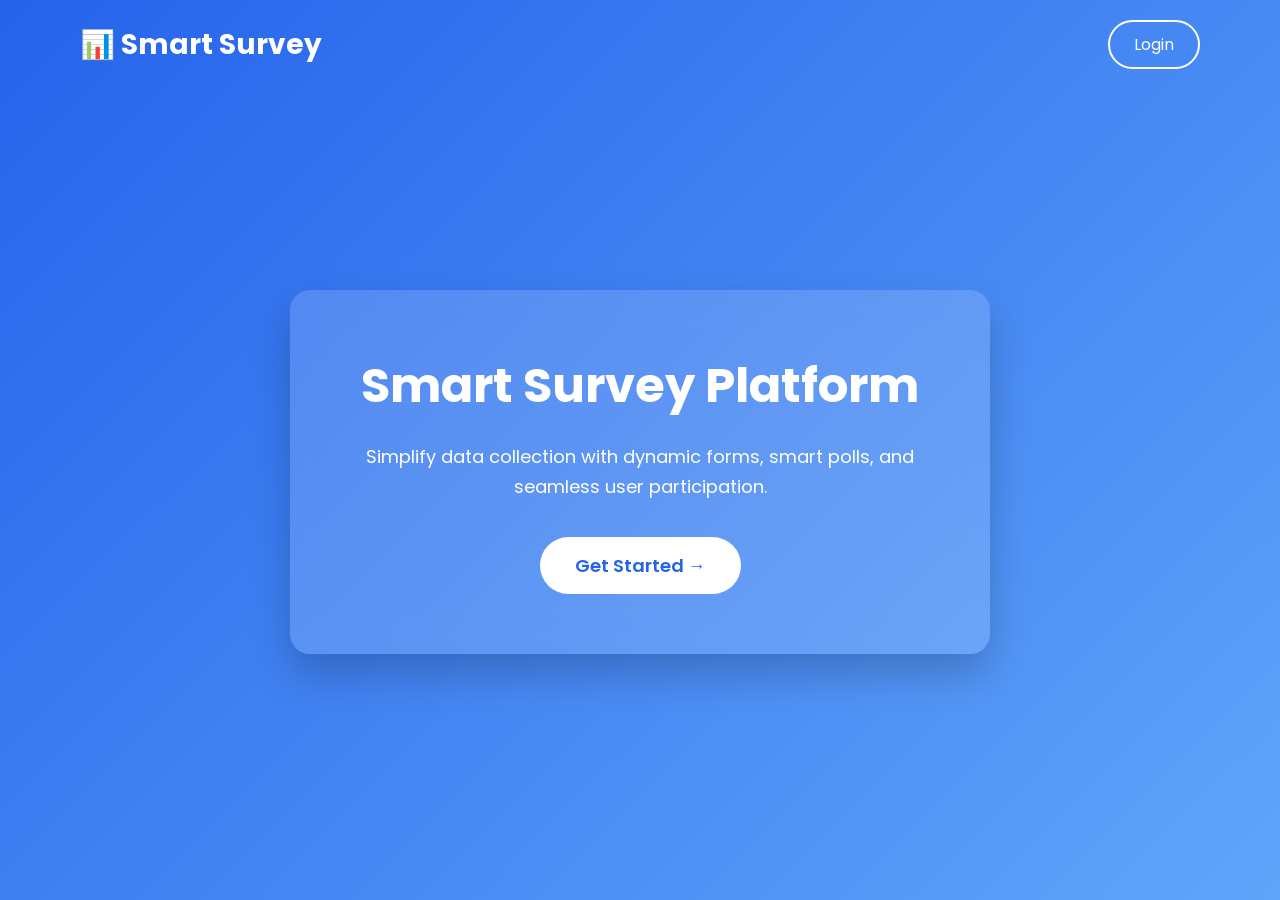
<file: index.html>
<!DOCTYPE html>
<html lang="en">

<head>
    <meta charset="UTF-8">
    <meta name="viewport" content="width=device-width, initial-scale=1.0">
    <title>Smart Survey</title>

    <link rel="stylesheet" href="css/landing.css">
</head>

<body>

    <!-- Navigation -->

    <nav>

        <div class="logo">
            📊 Smart Survey
        </div>

        <a href="login.html" class="login-btn">
            Login
        </a>

    </nav>

    <!-- Hero Section -->

    <section class="hero">

        <div class="hero-content">

            <h1>
                Smart Survey Platform
            </h1>

            <p>
                Simplify data collection with dynamic forms, smart polls,
                and seamless user participation.
            </p>

            <button id="startBtn">
                Get Started →
            </button>

        </div>

    </section>

    <script src="js/landing.js"></script>

</body>

</html>
</file>
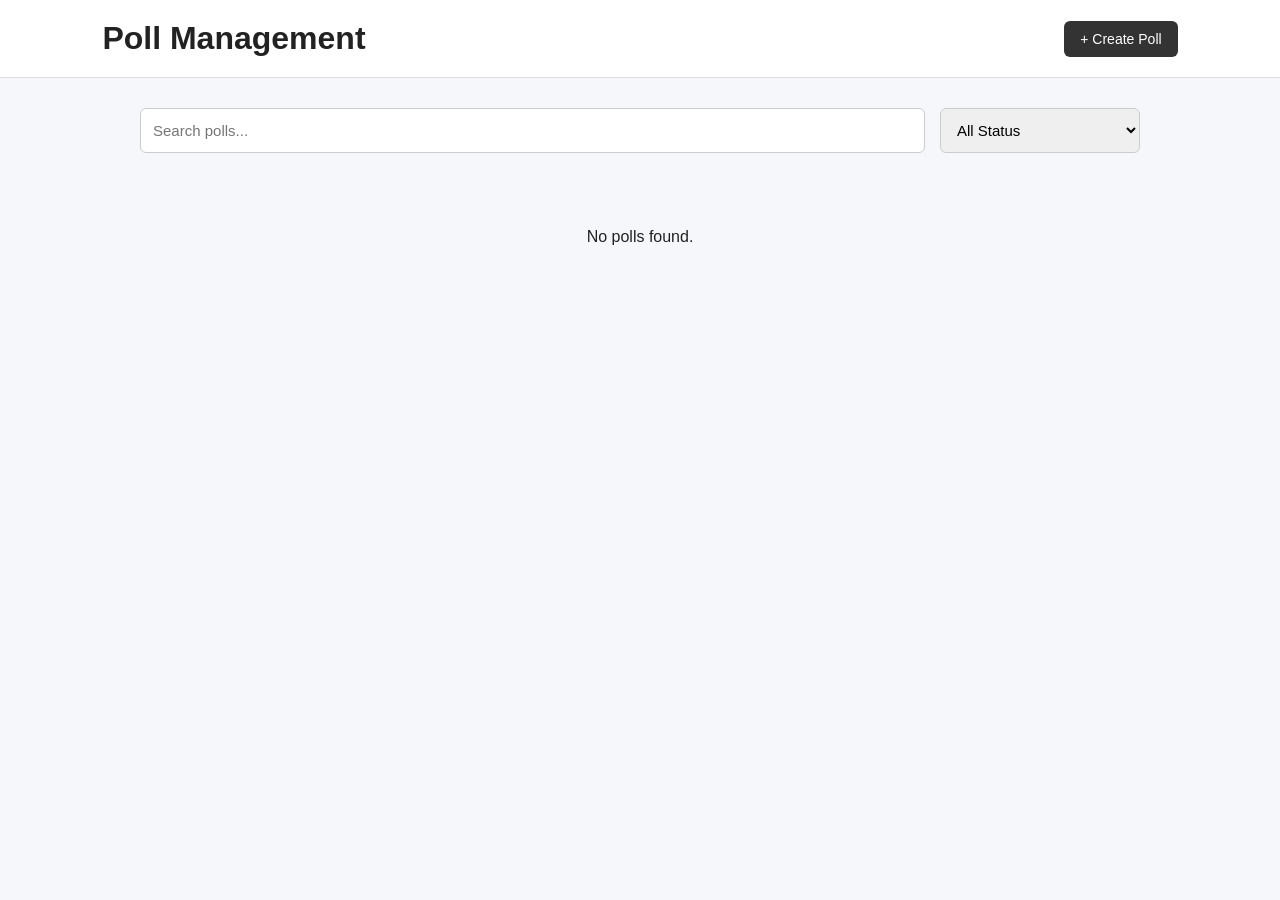
<file: PollModule/index.html>
<!DOCTYPE html>
<html lang="en">

<head>
    <meta charset="UTF-8">

    <meta
        name="viewport"
        content="width=device-width, initial-scale=1.0"
    >

    <title>Manage Polls</title>

    <link
        rel="stylesheet"
        href="css/poll.css"
    >
</head>

<body>

    <header class="header">

        <h1>Poll Management</h1>

        <a
            href="create-poll.html"
            class="btn btn-primary"
        >
            + Create Poll
        </a>

    </header>

    <main class="main-container">

        <section class="filters">

            <input
                type="search"
                id="searchInput"
                placeholder="Search polls..."
            >

            <select id="statusFilter">

                <option value="all">
                    All Status
                </option>

                <option value="active">
                    Active
                </option>

                <option value="inactive">
                    Inactive
                </option>

            </select>

        </section>

        <section
            id="pollList"
            class="poll-grid"
        >
        </section>

        <p
            id="emptyMessage"
            class="empty-message"
        >
            No polls found.
        </p>

    </main>

    <script src="js/constants.js"></script>
    <script src="js/storage.js"></script>
    <script src="js/utils.js"></script>
    <script src="js/manage-polls.js"></script>

</body>

</html>
</file>
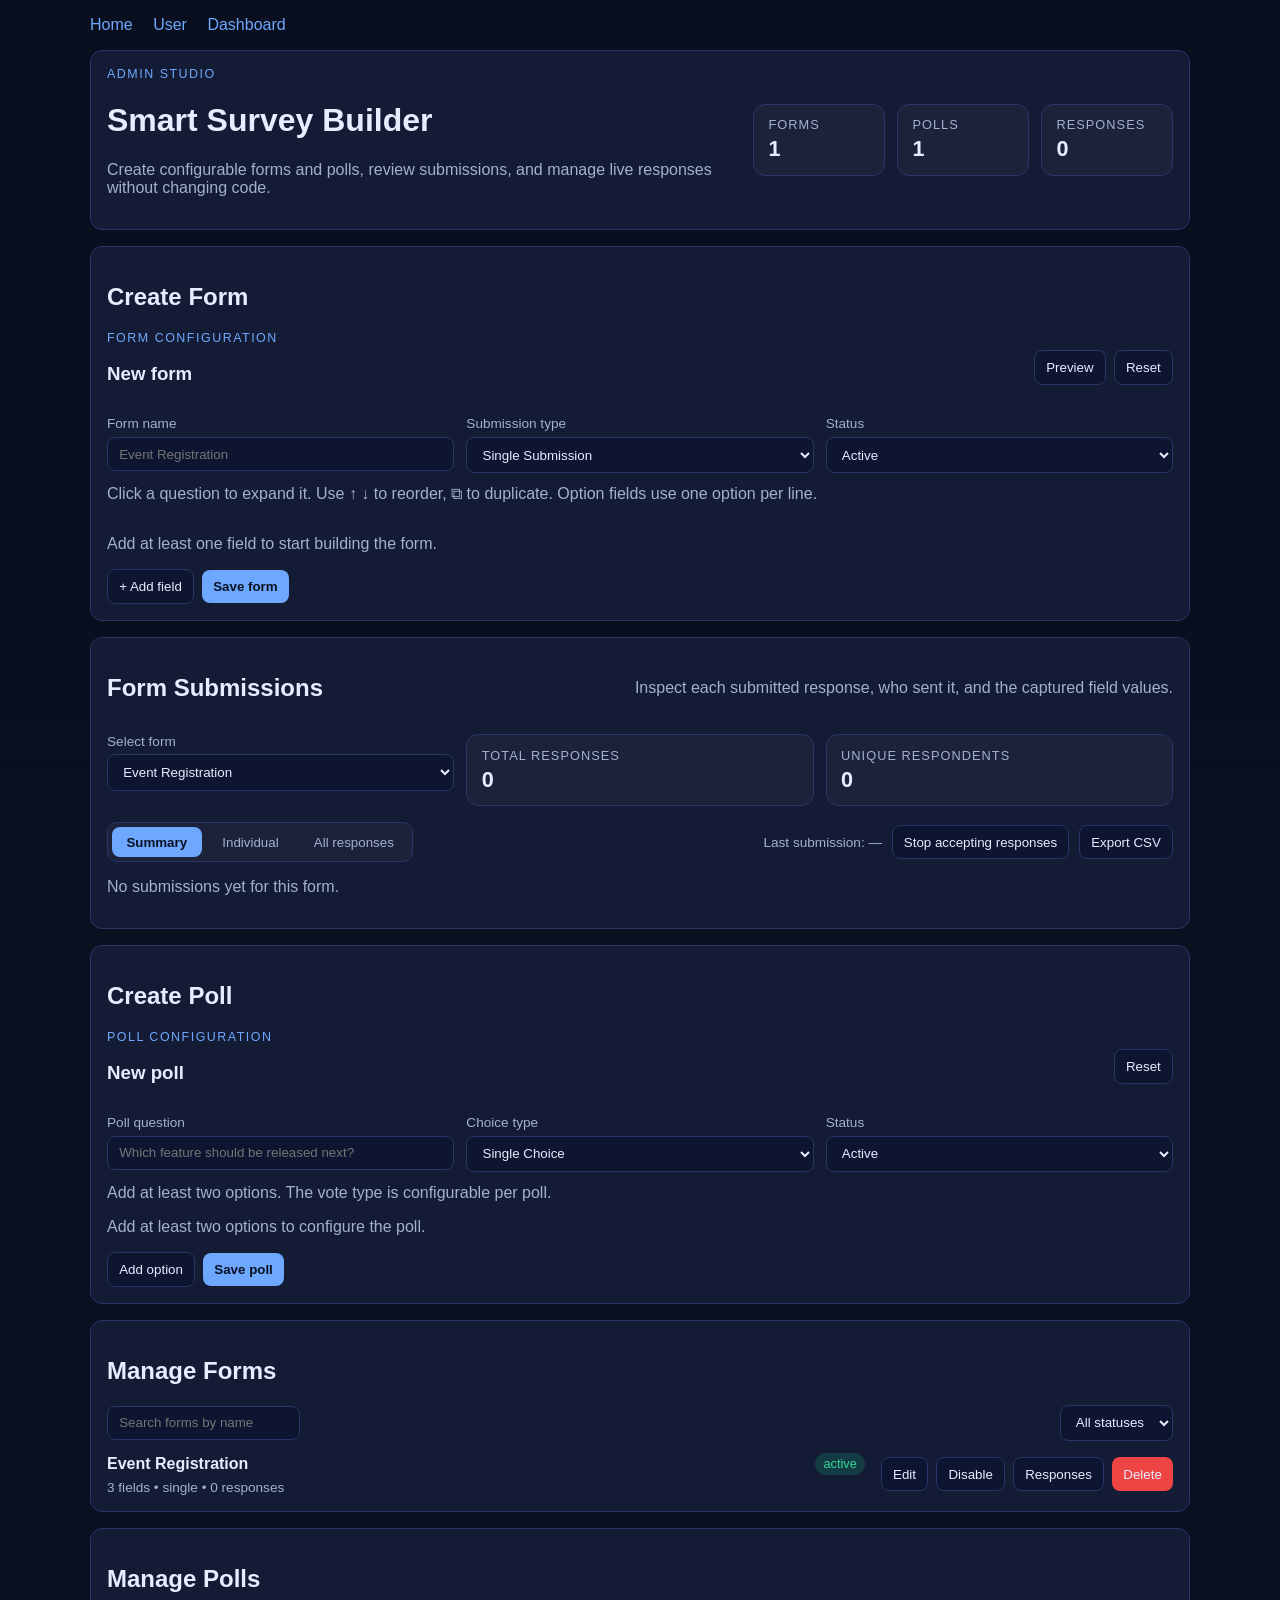
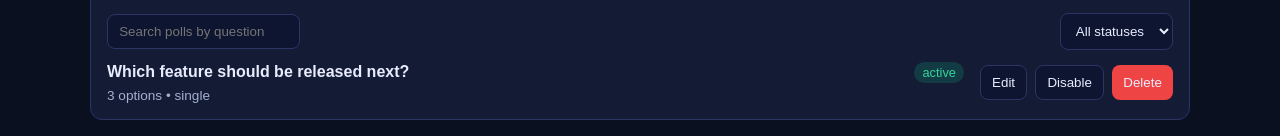
<file: admin.html>
<!doctype html>
<html lang="en">
<head>
  <meta charset="UTF-8" />
  <meta name="viewport" content="width=device-width, initial-scale=1.0" />
  <title>Admin - Smart Survey</title>
  <link rel="stylesheet" href="css/main.css" />
  <link rel="stylesheet" href="css/admin.css" />
  <link rel="stylesheet" href="css/components.css" />
</head>
<body>
  <nav class="container nav">
    <a href="index.html">Home</a>
    <a href="user.html">User</a>
    <a href="dashboard.html">Dashboard</a>
  </nav>

  <main class="container">
    <div class="admin-hero card">
      <div>
        <p class="eyebrow">Admin Studio</p>
        <h1>Smart Survey Builder</h1>
        <p class="muted">Create configurable forms and polls, review submissions, and manage live responses without changing code.</p>
      </div>
      <div class="admin-hero-stats">
        <div class="hero-stat"><span>Forms</span><strong id="hero-form-count">0</strong></div>
        <div class="hero-stat"><span>Polls</span><strong id="hero-poll-count">0</strong></div>
        <div class="hero-stat"><span>Responses</span><strong id="hero-response-count">0</strong></div>
      </div>
    </div>

    <section class="card admin-panel">
      <h2>Create Form</h2>
      <div id="form-builder"></div>
    </section>

    <section class="card admin-panel">
      <div class="section-head">
        <h2>Form Submissions</h2>
        <p class="muted">Inspect each submitted response, who sent it, and the captured field values.</p>
      </div>
      <div id="form-responses-panel"></div>
    </section>

    <section class="card admin-panel">
      <h2>Create Poll</h2>
      <div id="poll-builder"></div>
    </section>

    <section class="card admin-panel">
      <h2>Manage Forms</h2>
      <div id="admin-forms-list"></div>
    </section>

    <section class="card admin-panel">
      <h2>Manage Polls</h2>
      <div id="admin-polls-list"></div>
    </section>
  </main>

  <script type="module" src="js/app.js"></script>
  <script type="module" src="js/modules/admin/formBuilder.js"></script>
  <script type="module" src="js/modules/admin/pollBuilder.js"></script>
  <script type="module" src="js/modules/admin/formList.js"></script>
  <script type="module" src="js/modules/admin/pollList.js"></script>
  <script type="module" src="js/modules/admin/formResponsesPanel.js"></script>
  <script type="module" src="js/modules/admin/adminHero.js"></script>
</body>
</html>
</file>
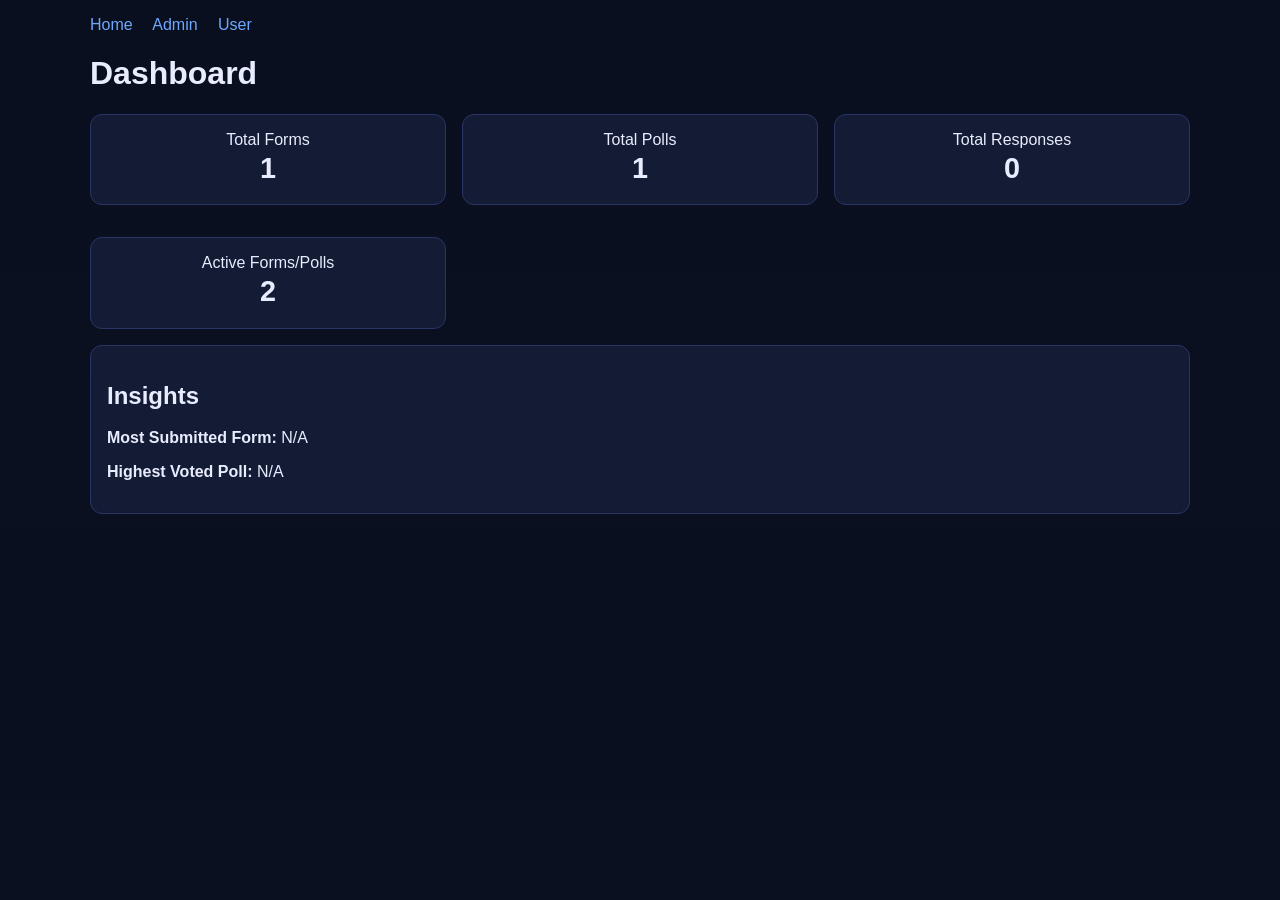
<file: dashboard.html>
<!doctype html>
<html lang="en">
<head>
  <meta charset="UTF-8" />
  <meta name="viewport" content="width=device-width, initial-scale=1.0" />
  <title>Dashboard - Smart Survey</title>
  <link rel="stylesheet" href="css/main.css" />
  <link rel="stylesheet" href="css/dashboard.css" />
</head>
<body>
  <nav class="container nav">
    <a href="index.html">Home</a>
    <a href="admin.html">Admin</a>
    <a href="user.html">User</a>
  </nav>

  <main class="container">
    <h1>Dashboard</h1>
    <div id="dashboard-stats" class="grid-3"></div>
    <section class="card" id="top-insights"></section>
  </main>

  <script type="module" src="js/app.js"></script>
  <script type="module" src="js/modules/dashboard/dashboardRenderer.js"></script>
</body>
</html>
</file>
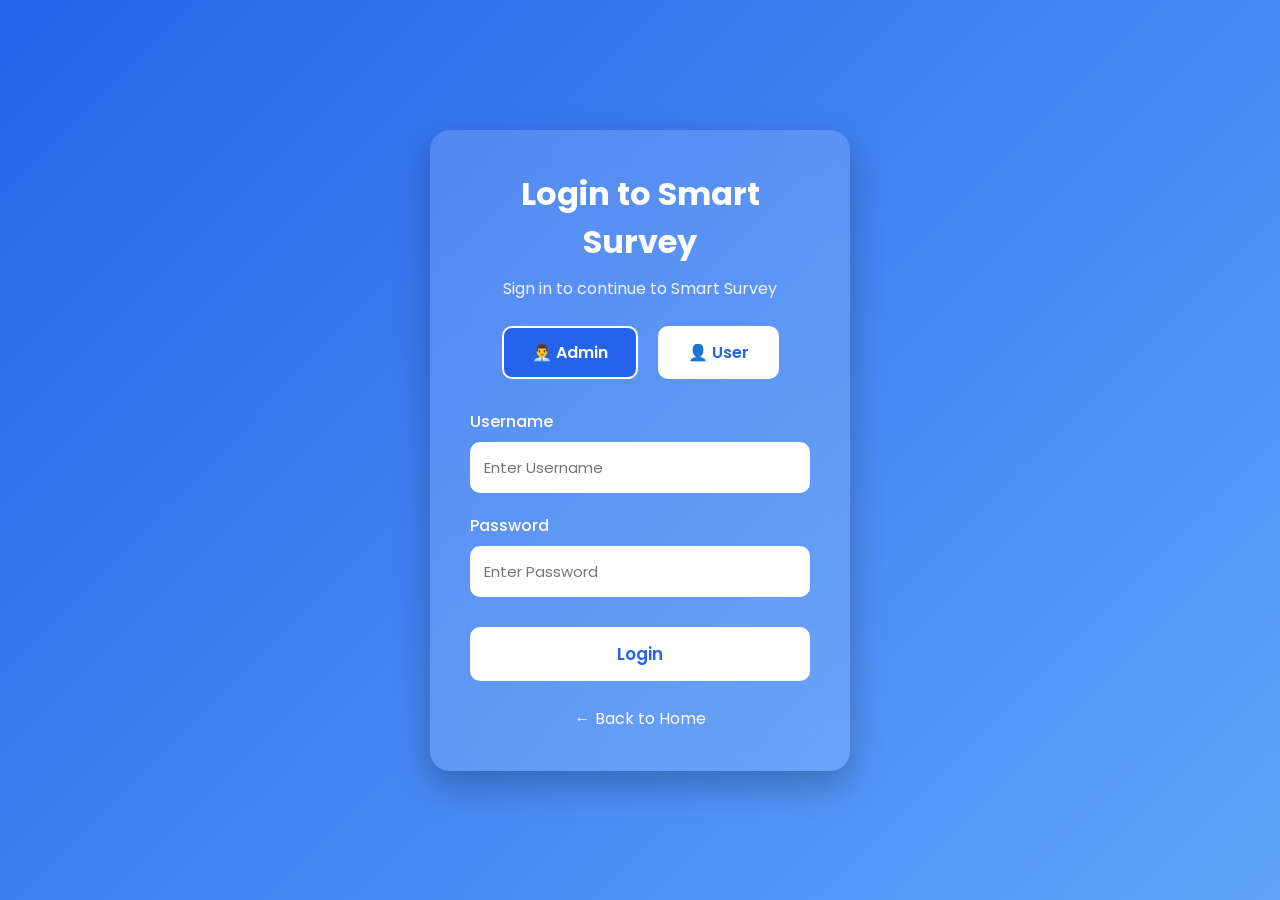
<file: login.html>
<!DOCTYPE html>
<html lang="en">

<head>

    <meta charset="UTF-8">
    <meta name="viewport" content="width=device-width, initial-scale=1.0">

    <title>Login | Smart Survey</title>

    <link rel="stylesheet" href="css/login.css">

</head>

<body>

    <div class="login-container">

        <div class="login-card">

            <h1>Login to Smart Survey</h1>

            <p>Sign in to continue to Smart Survey</p>

            <div class="role-selection">

                <input type="radio" id="admin" name="role" value="admin" checked>
                <label for="admin" class="role-card">👨‍💼 Admin</label>

                <input type="radio" id="user" name="role" value="user">
                <label for="user" class="role-card">👤 User</label>

            </div>

            <div class="input-group">

                <label>Username</label>

                <input type="text" id="username" placeholder="Enter Username">

                <small id="userError"></small>

            </div>

            <div class="input-group">

                <label>Password</label>

                <input type="password" id="password" placeholder="Enter Password">

                <small id="passError"></small>

            </div>

            <button id="loginBtn">

                Login

            </button>

            <p id="loginError"></p>

            <a href="index.html" class="back">

                ← Back to Home

            </a>

        </div>

    </div>

    <script src="js/login.js"></script>

</body>

</html>
</file>
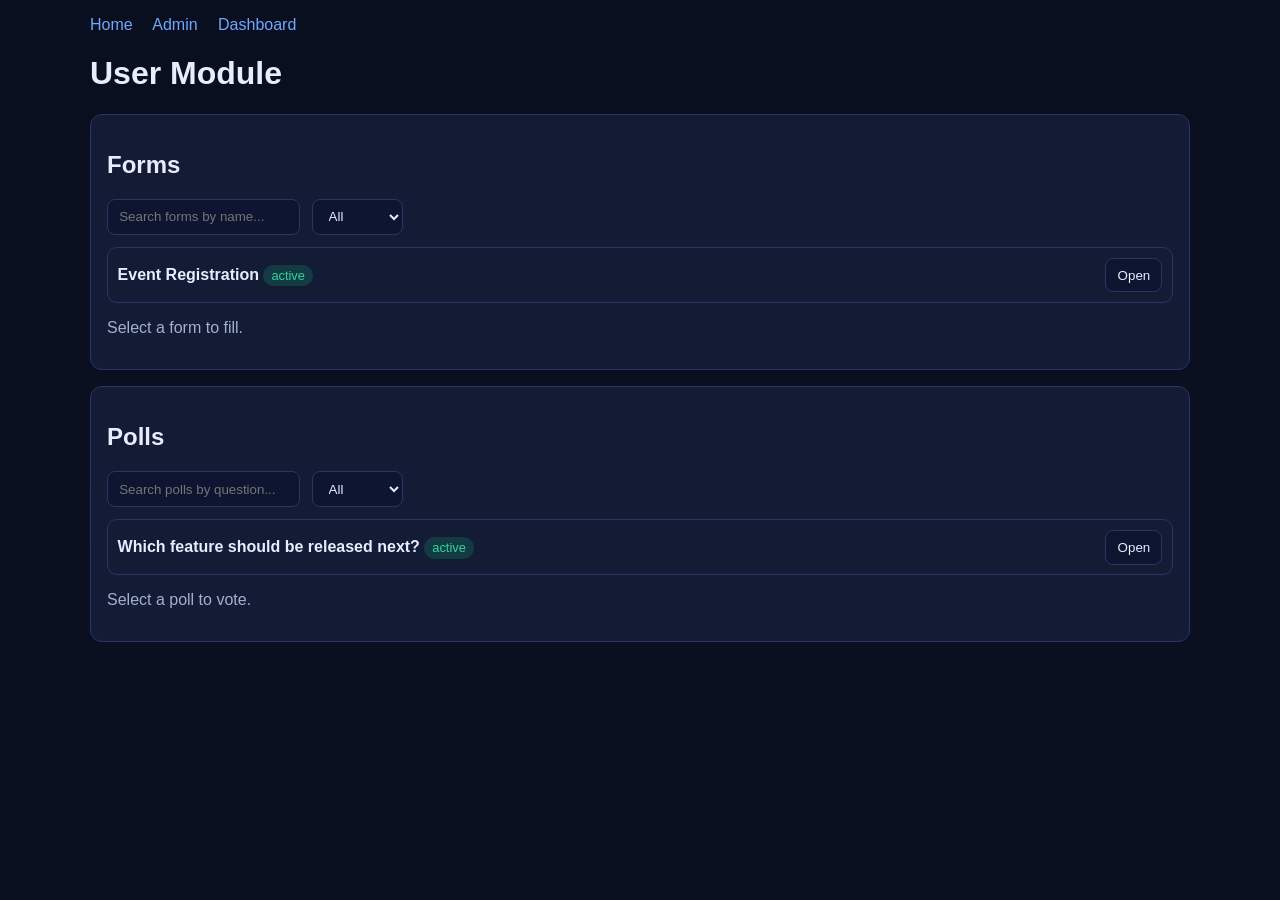
<file: user.html>
<!doctype html>
<html lang="en">
<head>
  <meta charset="UTF-8" />
  <meta name="viewport" content="width=device-width, initial-scale=1.0" />
  <title>User - Smart Survey</title>
  <link rel="stylesheet" href="css/main.css" />
  <link rel="stylesheet" href="css/user.css" />
  <link rel="stylesheet" href="css/components.css" />
</head>
<body>
  <nav class="container nav">
    <a href="index.html">Home</a>
    <a href="admin.html">Admin</a>
    <a href="dashboard.html">Dashboard</a>
  </nav>

  <main class="container">
    <h1>User Module</h1>

    <section class="card">
      <h2>Forms</h2>
      <div class="row">
        <input id="forms-search" placeholder="Search forms by name..." />
        <select id="forms-status-filter">
          <option value="all">All</option>
          <option value="active">Active</option>
          <option value="inactive">Inactive</option>
        </select>
      </div>
      <div id="forms-catalog"></div>
      <div id="form-renderer"></div>
    </section>

    <section class="card">
      <h2>Polls</h2>
      <div class="row">
        <input id="polls-search" placeholder="Search polls by question..." />
        <select id="polls-status-filter">
          <option value="all">All</option>
          <option value="active">Active</option>
          <option value="inactive">Inactive</option>
        </select>
      </div>
      <div id="polls-catalog"></div>
      <div id="poll-renderer"></div>
      <div id="poll-results"></div>
    </section>
  </main>

  <script type="module" src="js/app.js"></script>
  <script type="module" src="js/modules/user/formsCatalog.js"></script>
  <script type="module" src="js/modules/user/formRenderer.js"></script>
  <script type="module" src="js/modules/user/pollsCatalog.js"></script>
  <script type="module" src="js/modules/user/pollRenderer.js"></script>
</body>
</html>
</file>
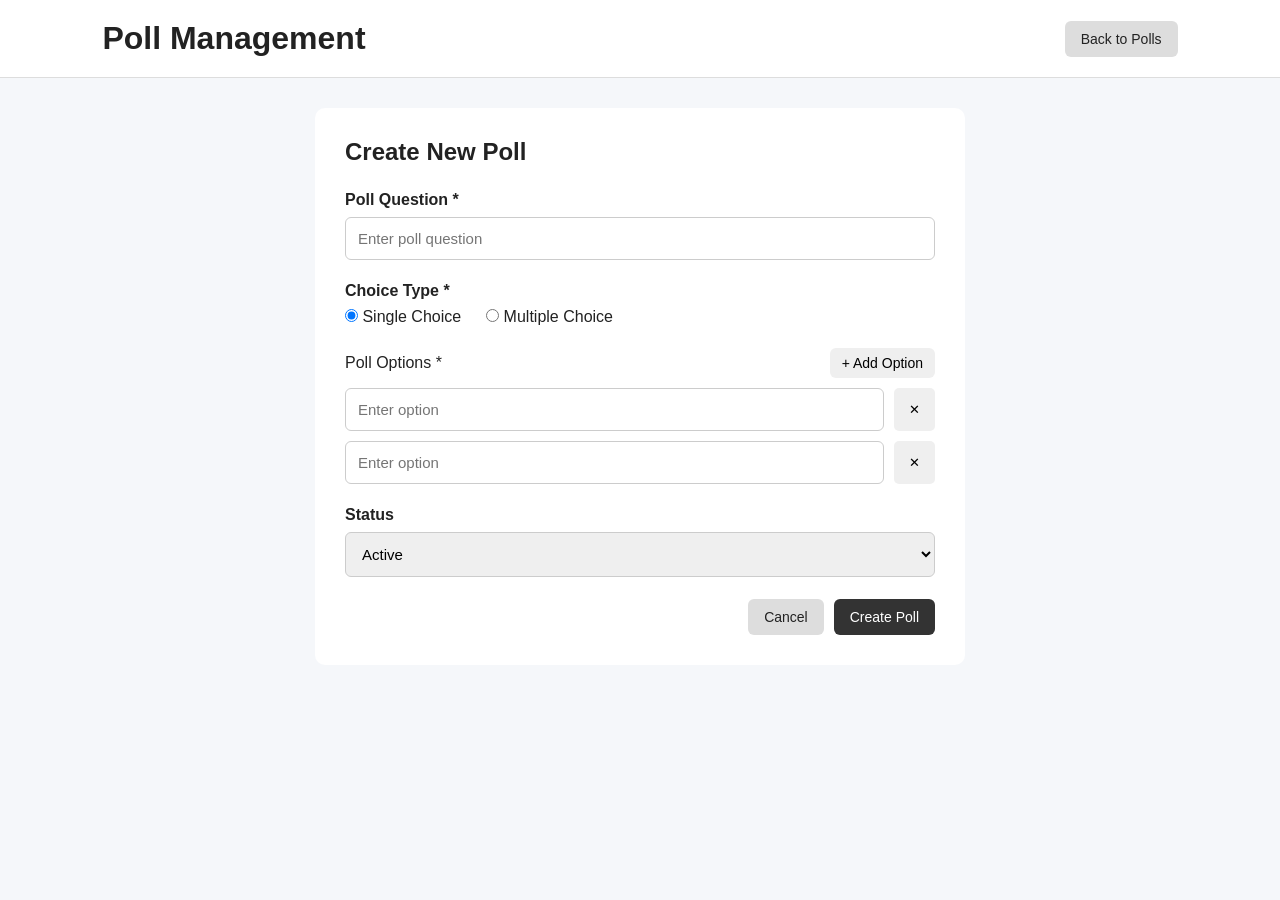
<file: PollModule/create-poll.html>
<!DOCTYPE html>
<html lang="en">

<head>
    <meta charset="UTF-8">

    <meta
        name="viewport"
        content="width=device-width, initial-scale=1.0"
    >

    <title>Create Poll</title>

    <link
        rel="stylesheet"
        href="css/poll.css"
    >
</head>

<body>

    <header class="header">
        <h1>Poll Management</h1>

        <a
            href="index.html"
            class="btn btn-secondary"
        >
            Back to Polls
        </a>
    </header>

    <main class="form-container">

        <h2>Create New Poll</h2>

        <div
            id="message"
            class="message"
        ></div>

        <form id="pollForm">

            <div class="form-group">

                <label for="pollQuestion">
                    Poll Question *
                </label>

                <input
                    type="text"
                    id="pollQuestion"
                    placeholder="Enter poll question"
                >

            </div>

            <div class="form-group">

                <label>Choice Type *</label>

                <div class="radio-group">

                    <label>
                        <input
                            type="radio"
                            name="choiceType"
                            value="single"
                            checked
                        >
                        Single Choice
                    </label>

                    <label>
                        <input
                            type="radio"
                            name="choiceType"
                            value="multiple"
                        >
                        Multiple Choice
                    </label>

                </div>

            </div>

            <div class="form-group">

                <div class="option-header">

                    <label>
                        Poll Options *
                    </label>

                    <button
                        type="button"
                        id="addOptionBtn"
                        class="btn btn-small"
                    >
                        + Add Option
                    </button>

                </div>

                <div id="optionsContainer"></div>

            </div>

            <div class="form-group">

                <label for="pollStatus">
                    Status
                </label>

                <select id="pollStatus">

                    <option value="active">
                        Active
                    </option>

                    <option value="inactive">
                        Inactive
                    </option>

                </select>

            </div>

            <div class="form-actions">

                <a
                    href="index.html"
                    class="btn btn-secondary"
                >
                    Cancel
                </a>

                <button
                    type="submit"
                    class="btn btn-primary"
                >
                    Create Poll
                </button>

            </div>

        </form>

    </main>

    <script src="js/constants.js"></script>
    <script src="js/storage.js"></script>
    <script src="js/utils.js"></script>
    <script src="js/create-poll.js"></script>

</body>

</html>
</file>
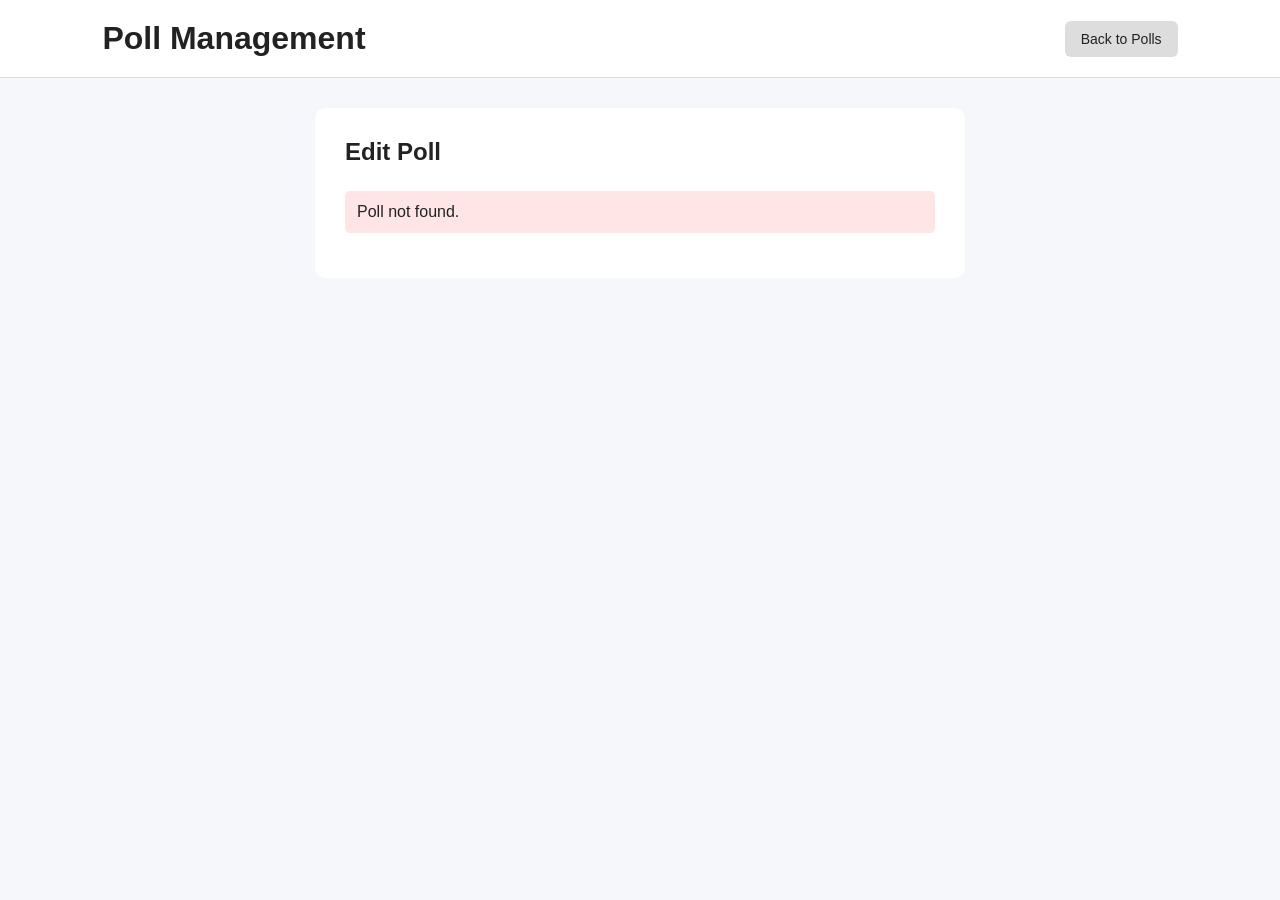
<file: PollModule/edit-poll.html>
<!DOCTYPE html>
<html lang="en">

<head>
    <meta charset="UTF-8">

    <meta
        name="viewport"
        content="width=device-width, initial-scale=1.0"
    >

    <title>Edit Poll</title>

    <link
        rel="stylesheet"
        href="css/poll.css"
    >
</head>

<body>

    <header class="header">

        <h1>Poll Management</h1>

        <a
            href="index.html"
            class="btn btn-secondary"
        >
            Back to Polls
        </a>

    </header>


    <main class="form-container">

        <h2>Edit Poll</h2>

        <!-- Success / Error Message -->

        <div
            id="message"
            class="message"
        ></div>


        <form id="editPollForm">

            <!-- Poll Question -->

            <div class="form-group">

                <label for="pollQuestion">
                    Poll Question *
                </label>

                <input
                    type="text"
                    id="pollQuestion"
                    placeholder="Enter poll question"
                >

            </div>


            <!-- Choice Type -->

            <div class="form-group">

                <label>
                    Choice Type *
                </label>

                <div class="radio-group">

                    <label>

                        <input
                            type="radio"
                            name="choiceType"
                            value="single"
                        >

                        Single Choice

                    </label>


                    <label>

                        <input
                            type="radio"
                            name="choiceType"
                            value="multiple"
                        >

                        Multiple Choice

                    </label>

                </div>

            </div>


            <!-- Poll Options -->

            <div class="form-group">

                <div class="option-header">

                    <label>
                        Poll Options *
                    </label>

                    <button
                        type="button"
                        id="addOptionBtn"
                        class="btn btn-small"
                    >
                        + Add Option
                    </button>

                </div>


                <div id="optionsContainer">
                </div>

            </div>


            <!-- Poll Status -->

            <div class="form-group">

                <label for="pollStatus">
                    Status
                </label>

                <select id="pollStatus">

                    <option value="active">
                        Active
                    </option>

                    <option value="inactive">
                        Inactive
                    </option>

                </select>

            </div>


            <!-- Buttons -->

            <div class="form-actions">

                <a
                    href="index.html"
                    class="btn btn-secondary"
                >
                    Cancel
                </a>


                <button
                    type="submit"
                    class="btn btn-primary"
                >
                    Update Poll
                </button>

            </div>

        </form>

    </main>


    <!-- JavaScript Files -->

    <script src="js/constants.js"></script>

    <script src="js/storage.js"></script>

    <script src="js/utils.js"></script>

    <script src="js/edit-poll.js"></script>

</body>

</html>
</file>
<file: css/landing.css>
/* Google Font */

@import url('https://fonts.googleapis.com/css2?family=Poppins:wght@300;400;500;600;700&display=swap');

*{
    margin:0;
    padding:0;
    box-sizing:border-box;
    font-family:'Poppins',sans-serif;
}

body{

    background:linear-gradient(135deg,#2563eb,#60a5fa);

    height:100vh;

}


/* Navbar */

nav{

    display:flex;

    justify-content:space-between;

    align-items:center;

    padding:20px 80px;

}

.logo{

    color:white;

    font-size:28px;

    font-weight:700;

}

.login-btn{

    text-decoration:none;

    color:white;

    border:2px solid white;

    padding:10px 24px;

    border-radius:30px;

    transition:.3s;

}

.login-btn:hover{

    background:white;

    color:#2563eb;

}


/* Hero */

.hero{

    display:flex;

    justify-content:center;

    align-items:center;

    height:85vh;

}

.hero-content{

    background:rgba(255,255,255,.15);

    backdrop-filter:blur(15px);

    padding:60px;

    border-radius:20px;

    text-align:center;

    color:white;

    width:700px;

    box-shadow:0 20px 40px rgba(0,0,0,.2);

}

.hero-content h1{

    font-size:48px;

    margin-bottom:20px;

}

.hero-content p{

    font-size:18px;

    line-height:30px;

    margin-bottom:35px;

}

#startBtn{

    background:white;

    color:#2563eb;

    border:none;

    padding:15px 35px;

    border-radius:30px;

    font-size:18px;

    cursor:pointer;

    transition:.3s;

    font-weight:600;

}

#startBtn:hover{

    transform:translateY(-4px);

    box-shadow:0 10px 20px rgba(0,0,0,.2);

}


/* Responsive */

@media(max-width:768px){

nav{

padding:20px;

}

.hero-content{

width:90%;

padding:40px 25px;

}

.hero-content h1{

font-size:34px;

}

.hero-content p{

font-size:16px;

}

}
</file>
<file: PollModule/css/poll.css>
* {
    box-sizing: border-box;
    margin: 0;
    padding: 0;
}

body {
    font-family: Arial, sans-serif;
    background: #f5f7fa;
    color: #222;
}

.header {
    display: flex;
    justify-content: space-between;
    align-items: center;
    padding: 20px 8%;
    background: white;
    border-bottom: 1px solid #ddd;
}

.main-container,
.form-container {
    width: 90%;
    max-width: 1000px;
    margin: 30px auto;
}

.form-container {
    max-width: 650px;
    background: white;
    padding: 30px;
    border-radius: 10px;
}

.form-container h2 {
    margin-bottom: 25px;
}

.form-group {
    margin-bottom: 22px;
}

.form-group > label {
    display: block;
    font-weight: bold;
    margin-bottom: 8px;
}

input[type="text"],
input[type="search"],
select {
    width: 100%;
    padding: 12px;
    border: 1px solid #ccc;
    border-radius: 6px;
    font-size: 15px;
}

.radio-group {
    display: flex;
    gap: 25px;
}

.option-header {
    display: flex;
    justify-content: space-between;
    align-items: center;
    margin-bottom: 10px;
}

.option-row {
    display: flex;
    gap: 10px;
    margin-bottom: 10px;
}

.remove-option {
    border: none;
    padding: 0 15px;
    cursor: pointer;
    border-radius: 5px;
}

.btn {
    display: inline-block;
    padding: 10px 16px;
    border: none;
    border-radius: 6px;
    cursor: pointer;
    text-decoration: none;
    font-size: 14px;
}

.btn-primary {
    background: #333;
    color: white;
}

.btn-secondary {
    background: #ddd;
    color: #222;
}

.btn-small {
    padding: 7px 12px;
}

.form-actions {
    display: flex;
    justify-content: flex-end;
    gap: 10px;
}

.message {
    display: none;
    padding: 12px;
    margin-bottom: 15px;
    border-radius: 5px;
}

.message.error {
    display: block;
    background: #ffe5e5;
}

.message.success {
    display: block;
    background: #e5ffe8;
}

.filters {
    display: grid;
    grid-template-columns: 1fr 200px;
    gap: 15px;
    margin-bottom: 25px;
}

.poll-grid {
    display: grid;
    grid-template-columns:
        repeat(auto-fit, minmax(280px, 1fr));
    gap: 20px;
}

.poll-card {
    background: white;
    padding: 20px;
    border-radius: 10px;
}

.poll-card h3 {
    margin: 15px 0;
}

.poll-card p {
    margin: 8px 0;
}

.poll-card-header {
    display: flex;
    justify-content: space-between;
}

.status {
    text-transform: capitalize;
    font-weight: bold;
}

.card-actions {
    display: flex;
    gap: 8px;
    margin-top: 20px;
}

.empty-message {
    display: none;
    text-align: center;
    padding: 50px;
}

@media (max-width: 600px) {

    .header {
        flex-direction: column;
        gap: 15px;
    }

    .filters {
        grid-template-columns: 1fr;
    }

    .radio-group {
        flex-direction: column;
    }
}
</file>
<file: css/main.css>
:root {
  --bg: #0b1020;
  --card: #141b34;
  --muted: #a3b0d0;
  --text: #e8ecff;
  --accent: #6ea8fe;
  --accent-2: #8b5cf6;
  --danger: #ef4444;
  --ok: #10b981;
  --border: #2a3566;
}

* { box-sizing: border-box; }
body {
  margin: 0;
  font-family: Arial, Helvetica, sans-serif;
  background: linear-gradient(180deg, #0a0f1f 0%, #0b1020 100%);
  color: var(--text);
}
.container { width: min(1100px, 92vw); margin: 1rem auto; }
.card {
  background: var(--card);
  border: 1px solid var(--border);
  border-radius: 12px;
  padding: 1rem;
  margin-bottom: 1rem;
}
.nav a {
  margin-right: 1rem;
  color: var(--accent);
  text-decoration: none;
}
.grid-3 { display: grid; grid-template-columns: repeat(3, 1fr); gap: 1rem; }
.link-card { text-decoration: none; color: inherit; display: block; }
.muted { color: var(--muted); }
.row { display: flex; gap: .75rem; margin-bottom: .75rem; flex-wrap: wrap; }
input, select, textarea, button {
  background: #0e1530;
  color: var(--text);
  border: 1px solid var(--border);
  border-radius: 8px;
  padding: .55rem .7rem;
}
button { cursor: pointer; }
.btn-primary { background: var(--accent); color: #091022; border: 0; font-weight: 700; }
.btn-danger { background: var(--danger); border: 0; }
.badge { padding: .2rem .5rem; border-radius: 999px; font-size: .8rem; }
.badge.active { background: rgba(16,185,129,.2); color: #34d399; }
.badge.inactive { background: rgba(239,68,68,.2); color: #f87171; }
@media (max-width: 900px) { .grid-3 { grid-template-columns: 1fr; } }
</file>
<file: css/admin.css>
.admin-hero { display: flex; justify-content: space-between; gap: 1rem; align-items: center; }
.admin-hero-stats { display: grid; grid-template-columns: repeat(3, minmax(0, 1fr)); gap: .75rem; min-width: min(420px, 100%); }
.hero-stat, .summary-pill { background: rgba(255,255,255,.03); border: 1px solid var(--border); border-radius: 12px; padding: .8rem .9rem; }
.hero-stat span, .summary-pill span { display: block; color: var(--muted); font-size: .8rem; text-transform: uppercase; letter-spacing: .08em; margin-bottom: .25rem; }
.hero-stat strong, .summary-pill strong { font-size: 1.35rem; }
.eyebrow { margin: 0 0 .25rem; font-size: .78rem; letter-spacing: .12em; text-transform: uppercase; color: var(--accent); }
.admin-panel { backdrop-filter: blur(6px); }
.builder-toolbar, .field-editor-head, .response-card-head, .admin-list-title-row, .section-head, .admin-filter-row { display: flex; justify-content: space-between; gap: 1rem; align-items: center; }
.builder-top-grid { display: grid; grid-template-columns: repeat(3, minmax(0, 1fr)); gap: .75rem; margin: .75rem 0; }
.builder-field { display: flex; flex-direction: column; gap: .35rem; }
.builder-field span { color: var(--muted); font-size: .85rem; }
.builder-checkbox { flex-direction: row; align-items: center; margin-top: 1.35rem; }
.builder-checkbox input { width: auto; }
.builder-note { margin-top: 0; }
.builder-footer, .builder-actions { display: flex; gap: .5rem; align-items: center; }
.field-editor { margin-bottom: .75rem; }
.field-editor-grid { display: grid; grid-template-columns: repeat(2, minmax(0, 1fr)); gap: .75rem; margin-top: .75rem; }
.field-help { margin-top: .75rem; }
.field-options.hidden { display: none; }
.admin-list { display: grid; gap: .75rem; }
.admin-list-item { display: flex; justify-content: space-between; gap: 1rem; align-items: center; }
.admin-list-main { flex: 1; }
.admin-list-title-row { margin-bottom: .35rem; }
.admin-filter-row { margin-bottom: .75rem; }
.responses-list { display: grid; gap: .75rem; margin-top: 1rem; }
.response-card { background: rgba(255,255,255,.02); border: 1px solid var(--border); border-radius: 12px; padding: 1rem; }
.response-answers { display: grid; grid-template-columns: repeat(2, minmax(0, 1fr)); gap: .75rem; margin-top: .85rem; }
.response-answer { background: rgba(255,255,255,.03); border: 1px solid var(--border); border-radius: 10px; padding: .65rem .75rem; }
.response-answer span { display: block; color: var(--muted); font-size: .8rem; margin-bottom: .2rem; }
.small { font-size: .85rem; color: var(--muted); }
.sep { height: 1px; background: var(--border); margin: .7rem 0; }
@media (max-width: 900px) {
	.grid-3, .builder-top-grid, .field-editor-grid, .response-answers, .admin-hero, .admin-list-item { grid-template-columns: 1fr; display: grid; }
	.admin-hero-stats { min-width: 0; grid-template-columns: 1fr; width: 100%; }
	.admin-list-item, .builder-toolbar, .response-card-head, .admin-filter-row { flex-direction: column; align-items: flex-start; }
}

/* ---- Google-Forms style builder enhancements ---- */
.builder-body { display: grid; grid-template-columns: 1.4fr 1fr; gap: 1rem; align-items: start; }
.builder-fields-col { min-width: 0; }
.preview-pane.hidden { display: none; }
.preview-pane { position: sticky; top: .5rem; }
.preview-card { background: rgba(255,255,255,.03); border: 1px dashed var(--border); border-radius: 12px; padding: 1rem; }
.preview-card h4 { margin: .1rem 0 .9rem; }
.preview-field { margin-bottom: .9rem; }
.preview-field label { display: block; margin-bottom: .3rem; font-weight: 600; }
.preview-field input, .preview-field select, .preview-field textarea { width: 100%; opacity: .85; }
.preview-choice { display: flex; align-items: center; gap: .4rem; margin: .25rem 0; font-size: .9rem; }
.req-star { color: var(--danger); }

.field-editor-head { cursor: pointer; }
.field-summary { display: flex; align-items: center; gap: .65rem; }
.field-type-badge {
  display: inline-flex; align-items: center; justify-content: center;
  min-width: 2.1rem; height: 2.1rem; padding: 0 .3rem;
  border-radius: 8px; background: rgba(110,168,254,.15); color: var(--accent);
  font-size: .85rem; font-weight: 700; flex-shrink: 0;
}
.field-editor-controls { display: flex; gap: .35rem; align-items: center; }
.field-editor-controls button { padding: .35rem .55rem; }
.field-editor.collapsed { padding-bottom: .75rem; }
.field-editor-body.hidden { display: none; }
.field-editor-body { margin-top: .85rem; }

/* ---- Responses panel ---- */
.responses-toolbar { display: flex; justify-content: space-between; align-items: center; gap: 1rem; margin: 1rem 0; flex-wrap: wrap; }
.responses-toolbar-actions { display: flex; align-items: center; gap: .6rem; flex-wrap: wrap; }
.tabs { display: flex; gap: .4rem; background: rgba(255,255,255,.03); border: 1px solid var(--border); border-radius: 10px; padding: .25rem; }
.tab-btn { background: transparent; border: 0; border-radius: 8px; padding: .45rem .9rem; color: var(--muted); }
.tab-btn.active { background: var(--accent); color: #091022; font-weight: 700; }

.summary-fields { display: grid; gap: .85rem; }
.summary-field-card { background: rgba(255,255,255,.02); border: 1px solid var(--border); border-radius: 12px; padding: 1rem; }
.summary-field-head { display: flex; justify-content: space-between; align-items: center; margin-bottom: .75rem; }
.bar-row { display: grid; grid-template-columns: 140px 1fr 90px; align-items: center; gap: .6rem; margin-bottom: .5rem; }
.bar-track { background: rgba(255,255,255,.06); border-radius: 999px; height: 10px; overflow: hidden; }
.bar-fill { background: var(--accent); height: 100%; border-radius: 999px; }
.bar-value { text-align: right; font-size: .85rem; color: var(--muted); }
.text-answers { display: grid; gap: .4rem; max-height: 260px; overflow-y: auto; }
.text-answer-row { display: flex; justify-content: space-between; gap: 1rem; background: rgba(255,255,255,.03); border-radius: 8px; padding: .45rem .65rem; }

.individual-pager { display: flex; justify-content: center; align-items: center; gap: 1rem; margin-bottom: .85rem; }

.table-wrap { overflow-x: auto; }
.responses-table { width: 100%; border-collapse: collapse; font-size: .9rem; }
.responses-table th, .responses-table td { text-align: left; padding: .55rem .7rem; border-bottom: 1px solid var(--border); white-space: nowrap; }
.responses-table thead th { color: var(--muted); text-transform: uppercase; font-size: .75rem; letter-spacing: .06em; }
.responses-table tbody tr:hover { background: rgba(255,255,255,.03); }

@media (max-width: 900px) {
  .builder-body { grid-template-columns: 1fr; }
  .bar-row { grid-template-columns: 100px 1fr 70px; }
  .responses-toolbar { flex-direction: column; align-items: flex-start; }
}
</file>
<file: css/components.css>
.list-actions { display: flex; gap: .5rem; }
.small { font-size: .85rem; color: var(--muted); }
.sep { height: 1px; background: var(--border); margin: .7rem 0; }
</file>
<file: css/dashboard.css>
.stat { text-align: center; }
.stat h3 { margin: .2rem 0; font-size: 1.8rem; }
</file>
<file: css/login.css>
@import url('https://fonts.googleapis.com/css2?family=Poppins:wght@300;400;500;600;700&display=swap');

*{
    margin:0;
    padding:0;
    box-sizing:border-box;
    font-family:'Poppins',sans-serif;
}

body{
    height:100vh;
    display:flex;
    justify-content:center;
    align-items:center;
    background:linear-gradient(135deg,#2563eb,#60a5fa);
}

.login-container{
    width:100%;
    display:flex;
    justify-content:center;
    align-items:center;
    padding:20px;
}

.login-card{
    width:420px;
    background:rgba(255,255,255,0.15);
    backdrop-filter:blur(15px);
    border-radius:20px;
    padding:40px;
    color:white;
    box-shadow:0 15px 35px rgba(0,0,0,0.25);
}

.login-card h1{
    text-align:center;
    margin-bottom:10px;
    font-size:32px;
}

.login-card p{
    text-align:center;
    margin-bottom:25px;
    opacity:.9;
}

/* ==========================
      Role Selection
========================== */

.role-selection{
    display:flex;
    justify-content:center;
    gap:20px;
    margin-bottom:30px;
}

.role-selection input{
    display:none;
}

.role-card{
    padding:12px 28px;
    background:white;
    color:#2563eb;
    border-radius:10px;
    cursor:pointer;
    font-weight:600;
    transition:.3s;
    border:2px solid transparent;
}

.role-card:hover{
    transform:translateY(-3px);
}

.role-selection input:checked + .role-card{
    background:#2563eb;
    color:white;
    border:2px solid white;
}

/* ==========================
        Input Fields
========================== */

.input-group{
    margin-bottom:20px;
}

.input-group label{
    display:block;
    margin-bottom:8px;
    font-weight:500;
}

.input-group input{
    width:100%;
    padding:14px;
    border:none;
    border-radius:10px;
    outline:none;
    font-size:15px;
    transition:.3s;
}

.input-group input:focus{
    box-shadow:0 0 8px rgba(255,255,255,.7);
}

/* ==========================
      Error Messages
========================== */

small{
    display:block;
    margin-top:6px;
    color:#ffe082;
    font-size:13px;
}

#loginError{
    margin-top:15px;
    text-align:center;
    color:#ffb4b4;
    font-size:14px;
}

/* ==========================
        Login Button
========================== */

button{
    width:100%;
    padding:14px;
    border:none;
    border-radius:10px;
    background:white;
    color:#2563eb;
    font-size:17px;
    font-weight:600;
    cursor:pointer;
    transition:.3s;
    margin-top:10px;
}

button:hover{
    background:#eff6ff;
    transform:translateY(-3px);
}

/* ==========================
       Back Button
========================== */

.back{
    display:block;
    text-align:center;
    margin-top:20px;
    color:white;
    text-decoration:none;
    transition:.3s;
}

.back:hover{
    text-decoration:underline;
}

/* ==========================
        Responsive
========================== */

@media(max-width:500px){

    .login-card{
        width:100%;
        padding:30px;
    }

    .role-selection{
        flex-direction:column;
        align-items:center;
        gap:15px;
    }

    .role-card{
        width:100%;
        text-align:center;
    }

}
</file>
<file: css/user.css>
.catalog-item { display: flex; justify-content: space-between; align-items: center; border: 1px solid var(--border); border-radius: 10px; padding: .6rem; margin-bottom: .5rem; }
</file>
